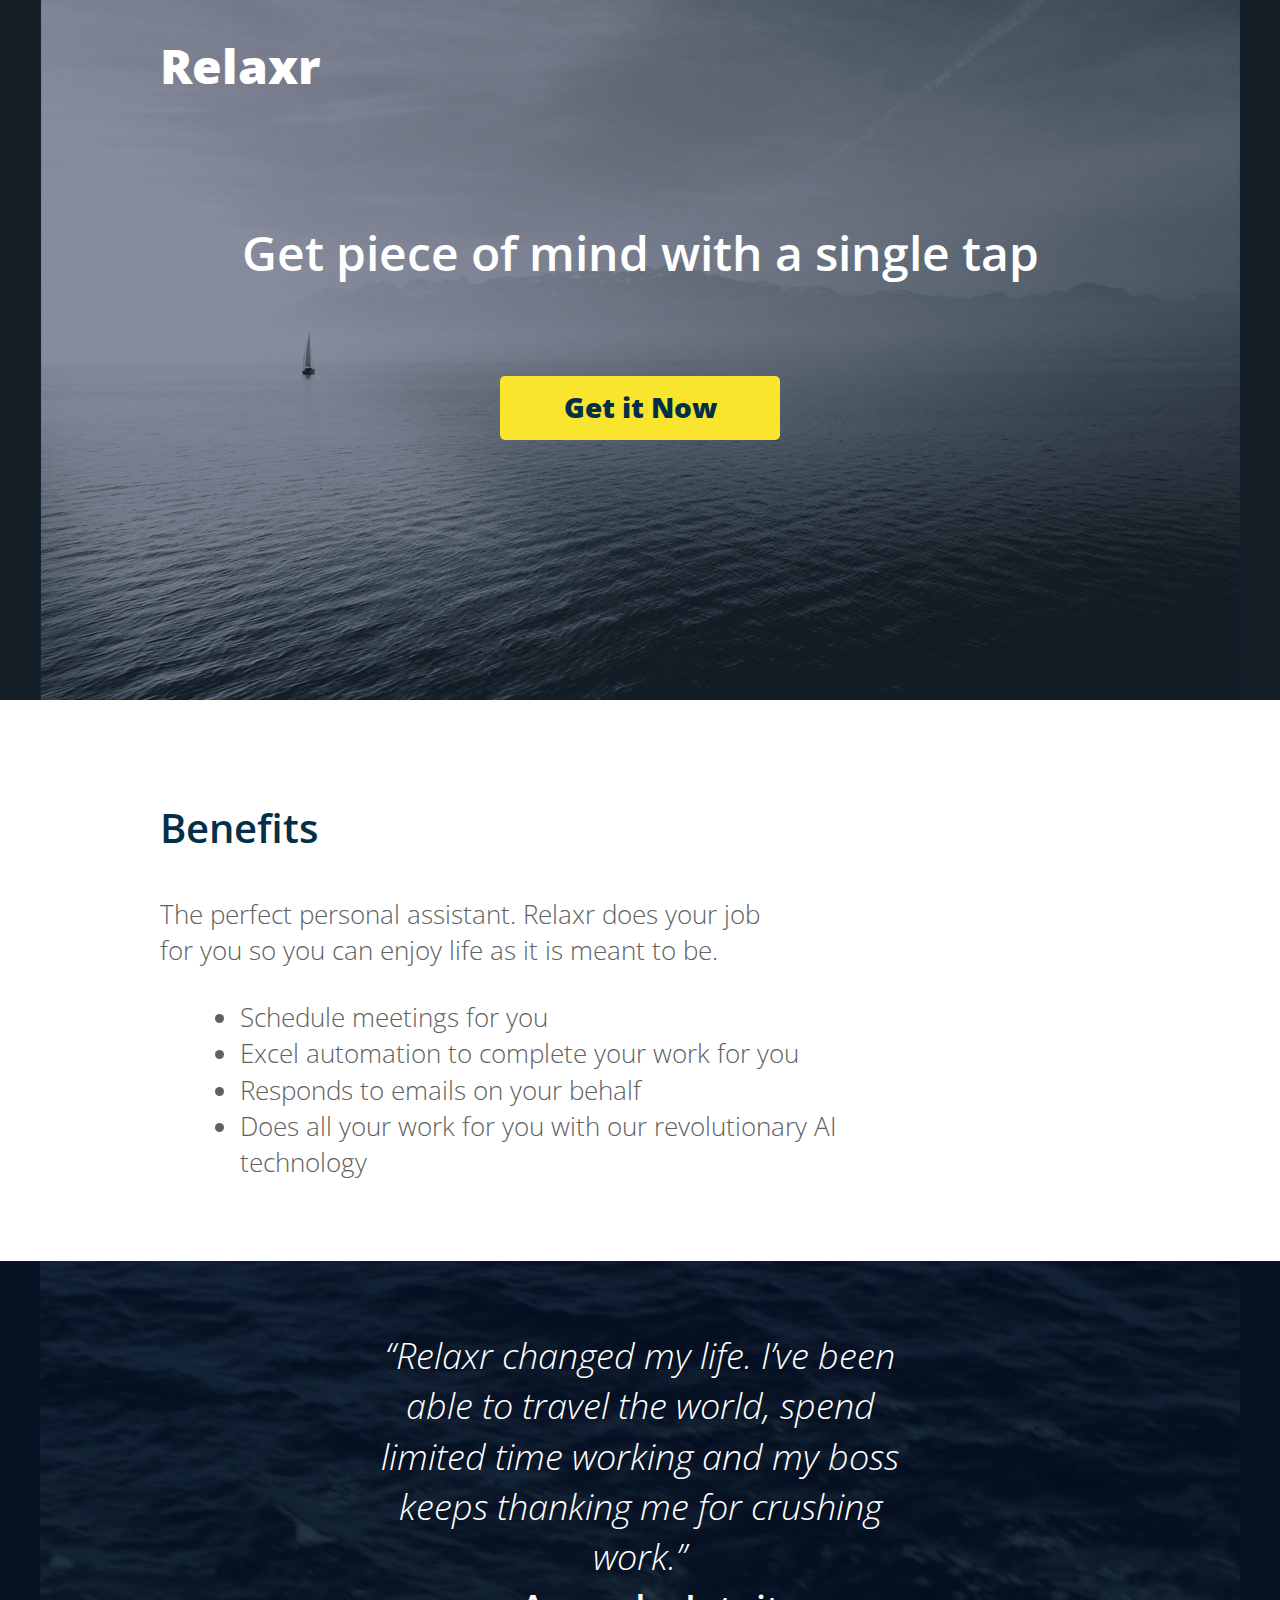
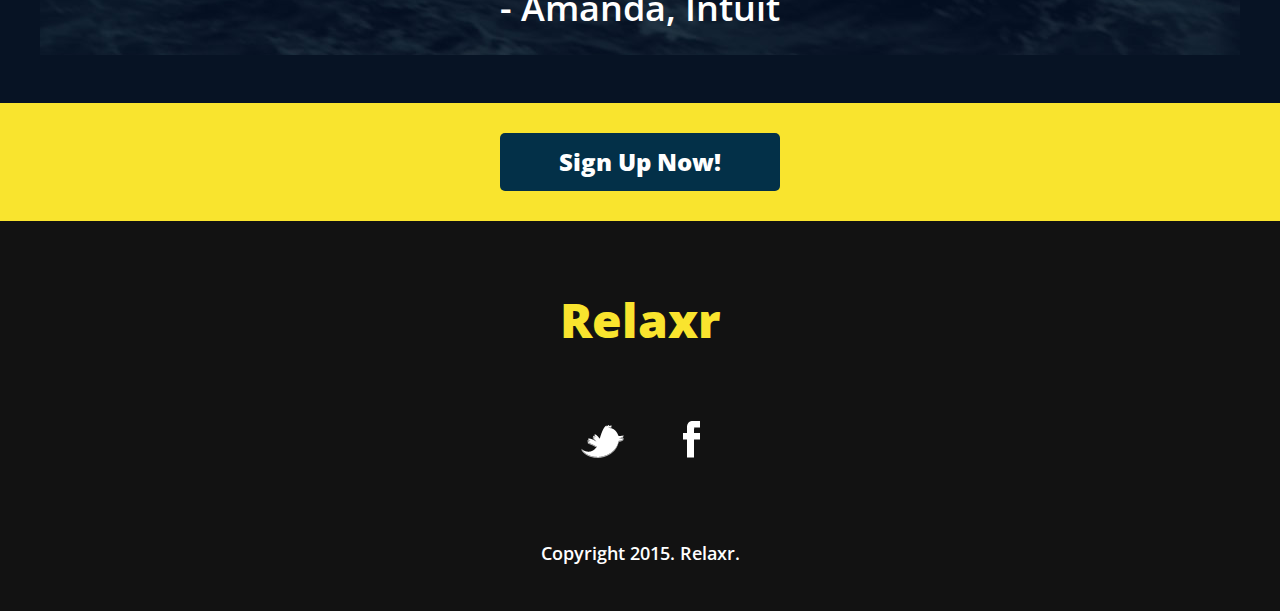
<file: Week 2/Assignment/solution_code/index.html>
<!DOCTYPE html>
<html lang="en">
	<head>
    	<meta charset="utf-8">
    	<meta name="description" content="The perfect personal assistant. Relaxr does your job for you so you can enjoy life as it is meant to be.">

		<title>Relaxr Landing Page</title>
		<link href='http://fonts.googleapis.com/css?family=Open+Sans:300italic,300,600,800' rel='stylesheet' type='text/css'>

		<!-- external CSS link -->
		<link rel="stylesheet" href="css/reset.css">
		<link rel="stylesheet" href="css/style.css">

	</head>
	<body>
		<header>
			<div class="container">
				<h1 class="logo">Relaxr</h1>
				<h2>Get piece of mind with a single tap</h2>
				<a class="button yellow" href="#">Get it Now</a>
			</div>
		</header>
		<section id="benefits">
			<div class="container">
				<h3>Benefits</h3>
				<p>The perfect personal assistant. Relaxr does your job for you so you can enjoy life as it is meant to be.</p>
				<ul>
					<li>Schedule meetings for you</li>
					<li>Excel automation to complete your work for you</li>
					<li>Responds to emails on your behalf</li>
					<li>Does all your work for you with our revolutionary AI technology</li>
				</ul>
			</div>
		</section>
		<section id="testimonial">
			<div class="container">
				<blockquote>&ldquo;Relaxr changed my life. I&rsquo;ve been able to travel the world, spend limited time working and my boss keeps thanking me for crushing work.&rdquo;
				<span>- Amanda, Intuit</span></blockquote>
			</div>
		</section>
		<aside>
			<a class="button blue" href="#">Sign Up Now!</a>
		</aside>
		<footer>
			<h4 class="logo">Relaxr</h4>

			<ul>
				<li><a href="#"><img src="images/twitter.png" alt="Twitter logo"></a></li>
				<li><a href="#"><img src="images/facebook.png" alt="Facebook logo"></a></li>
			</ul>

			<p class="copyright">Copyright 2015. Relaxr.</p>
		</footer>
	</body>
</html>
</file>
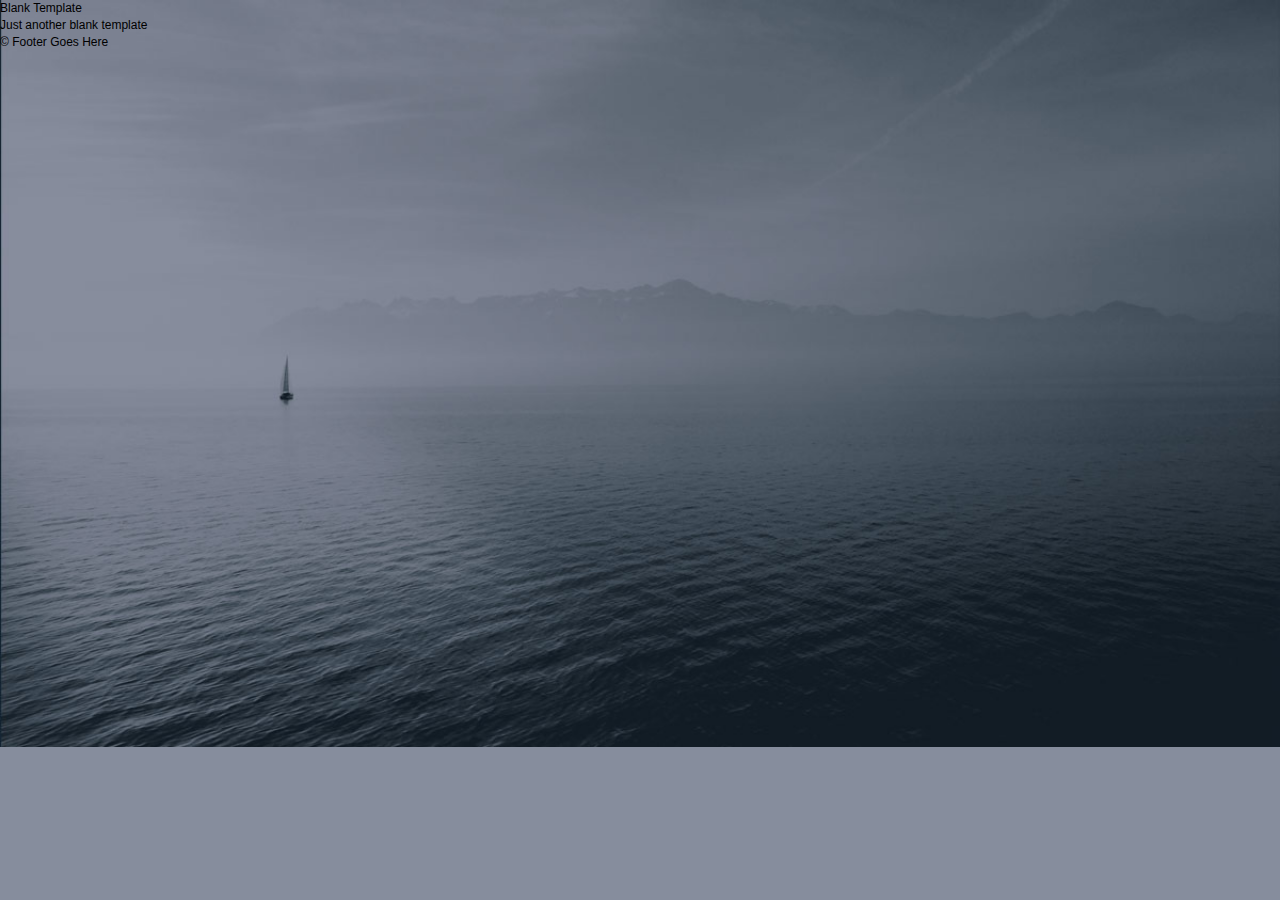
<file: Week 2/Assignment/starter_code/index.html>
<!DOCTYPE html>
<html lang="en">
	<head>
    	<meta charset="utf-8">
    	<meta name="description" content="Your description goes here">
    	<meta name="keywords" content="one, two, three">

		<title>Blank Template</title>

		<!-- external CSS link -->
		<link rel="stylesheet" href="css/reset.css">
		<link rel="stylesheet" href="css/style.css">

	</head>
	<body>
		<div id="container">
			<header>
				<h1>Blank Template</h1>
				<h2>Just another blank template</h2>
			</header>
			<footer>
				&copy; Footer Goes Here
			</footer>
		</div><!-- #container -->
	</body>
</html>
</file>
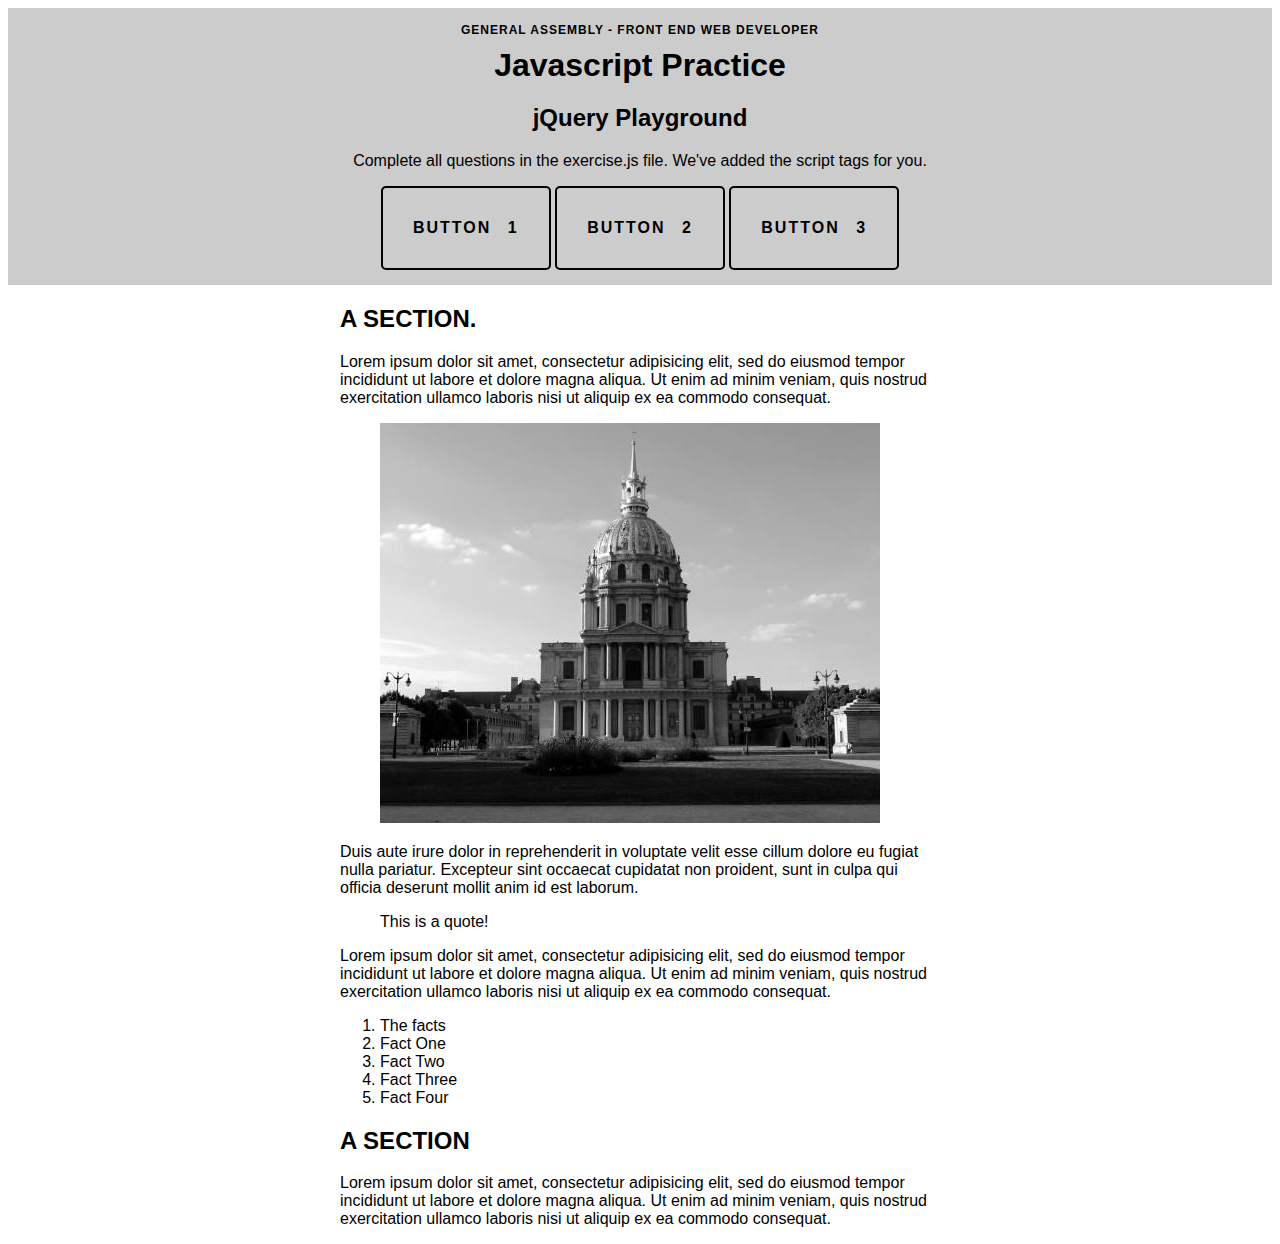
<file: Week 4/Assignment/jquery_dom_selector_practice/index.html>
<!doctype html>

<html>
  <head>
    <link rel="stylesheet" href="css/style.css" />
  </head>
  <body>
    
      <header role="banner">
        <h3>General Assembly - Front End Web Developer</h3>
        <h1>Javascript Practice</h1>
        <h2>jQuery Playground</h2>
        <p>
          Complete  all questions in the exercise.js file. We've added the script tags for you.
        </p>
        <div class="actions" id="button1">
          <p>Button 1</p>
        </div>

        <div class="actions" id="button2">
          <p>Button 2</p>
        </div>

        <div class="actions" id="button3">
          <p>Button 3</p>
        </div>
      </header>

      <div class="wrapper">
      <h2>A SECTION. </h2>

      <p> Lorem ipsum dolor sit amet, consectetur adipisicing elit, sed do eiusmod tempor incididunt ut labore et dolore magna aliqua. Ut enim ad minim veniam, quis nostrud exercitation ullamco laboris nisi ut aliquip ex ea commodo consequat.</p>

      <figure>
        <img class="city" src="img/city.jpeg" width="500" height="400" />
      </figure>

      <p>Duis aute irure dolor in reprehenderit in voluptate velit esse cillum dolore eu fugiat nulla pariatur. Excepteur sint occaecat cupidatat non proident, sunt in culpa qui officia deserunt mollit anim id est laborum.
      </p>

      <blockquote>
        This is a quote!
      </blockquote>

      <p>
        Lorem ipsum dolor sit amet, consectetur adipisicing elit, sed do eiusmod tempor incididunt ut labore et dolore magna aliqua. Ut enim ad minim veniam, quis nostrud exercitation ullamco laboris nisi ut aliquip ex ea commodo consequat. 
      </p>

      <ol>
        <li class="title">The facts</li>
        <li>Fact One</li>
        <li>Fact Two</li>
        <li class="falseFact">Fact Three</li>
        <li class="falseFact">Fact Four</li>
      </ol>

      <h2>A SECTION</h2>

      <p>
        Lorem ipsum dolor sit amet, consectetur adipisicing elit, sed do eiusmod tempor incididunt ut labore et dolore magna aliqua. Ut enim ad minim veniam, quis nostrud exercitation ullamco laboris nisi ut aliquip ex ea commodo consequat. 
      </p>
    </div>
    
    <!-- Scripts -->
    <script src="https://ajax.googleapis.com/ajax/libs/jquery/3.2.1/jquery.min.js"></script> <!-- linking to jQuery file -->
    <script src="js/exercise.js"></script> <!-- linking to exercise file -->
    <!-- End Scripts -->
  </body>
</html>
</file>
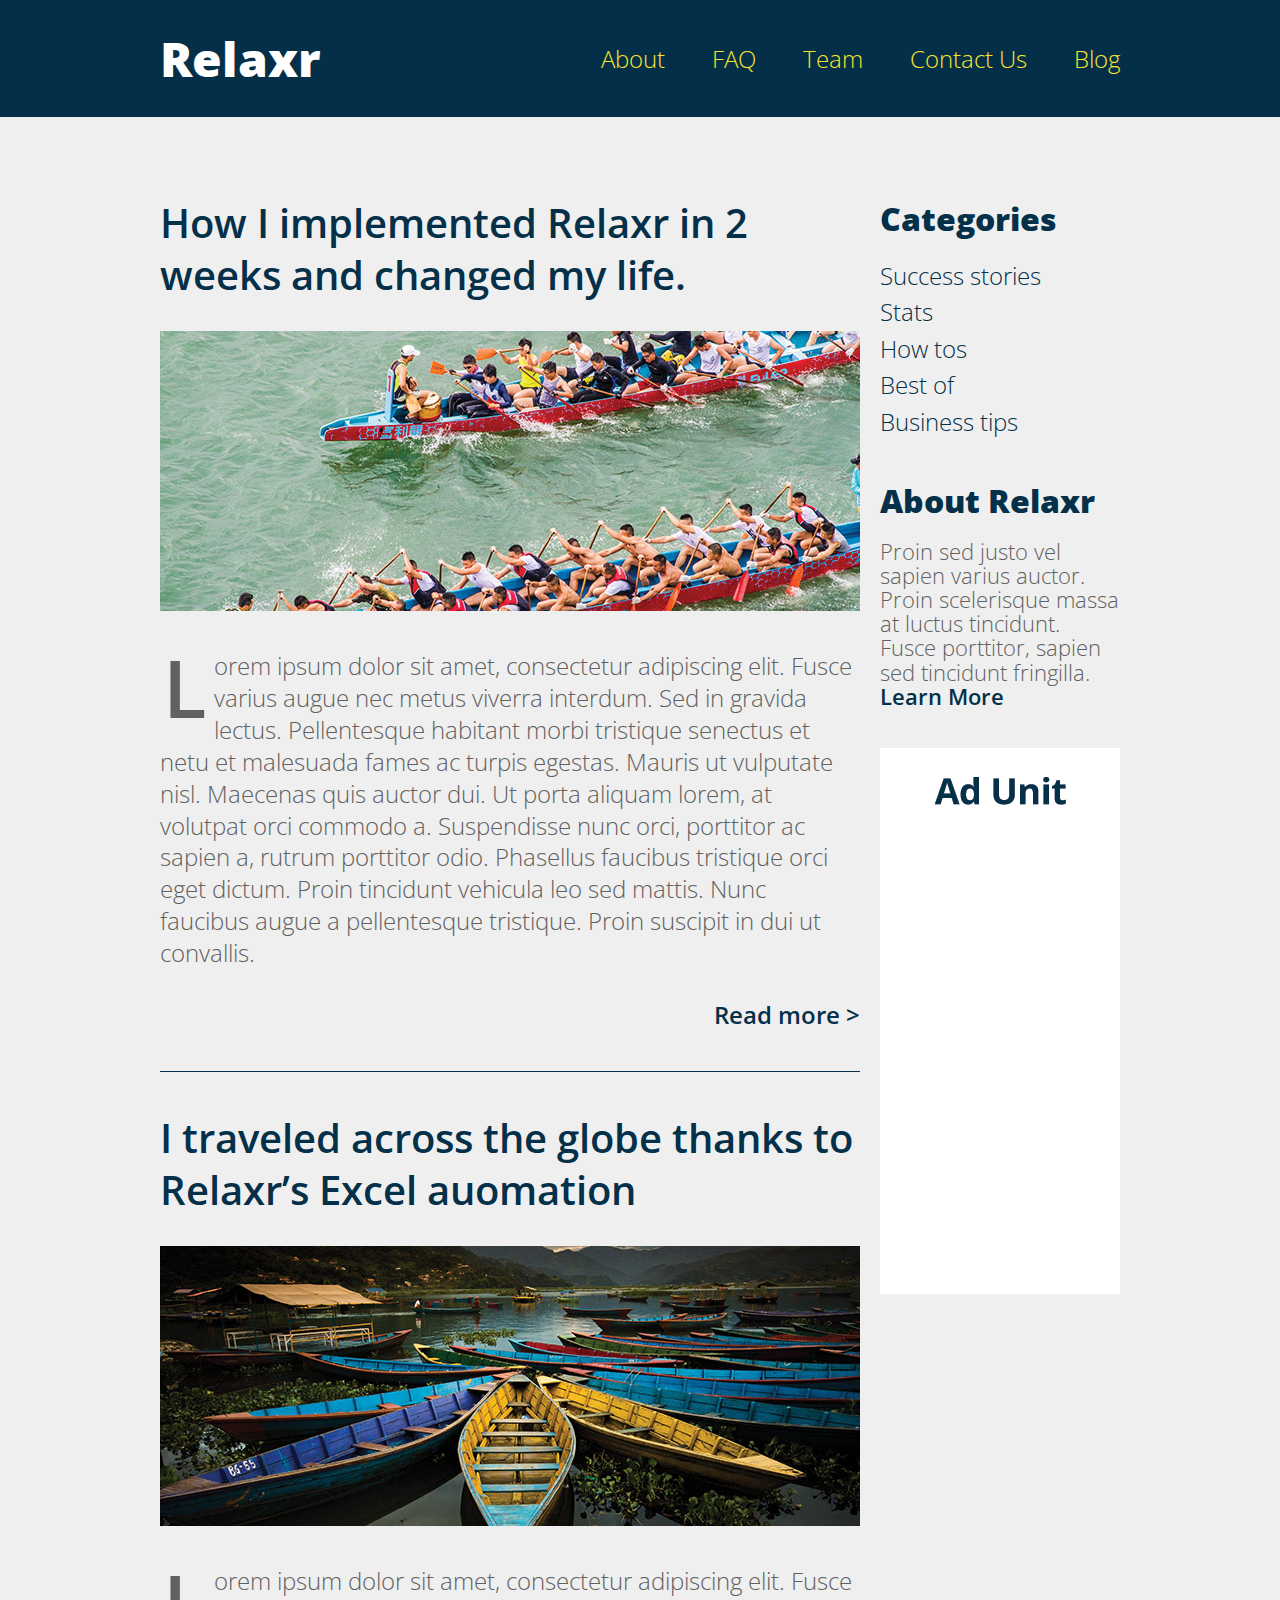
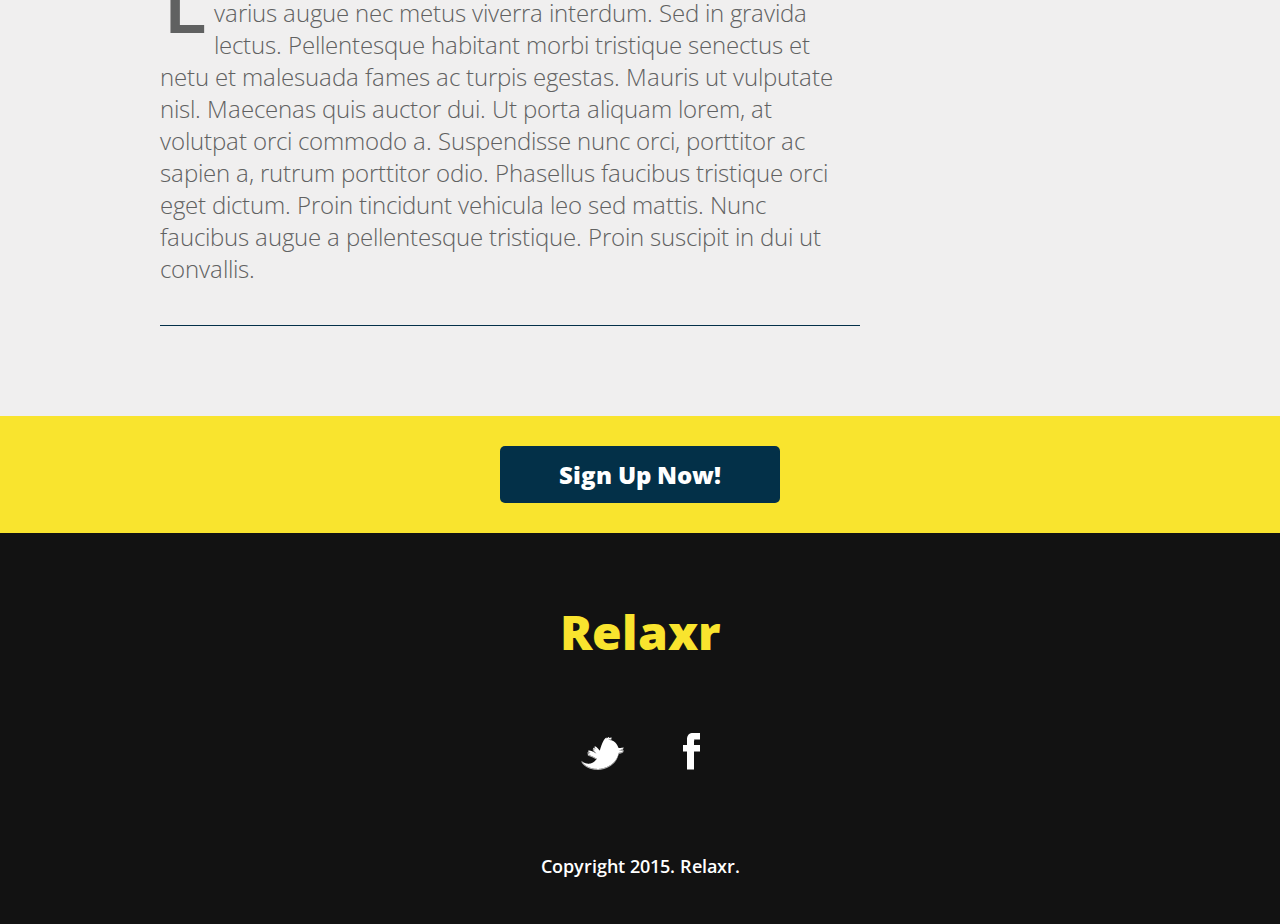
<file: Week 4/Assignment/JT Homework/index.html>
<!DOCTYPE html>
<html lang="en">
	<head>
    	<meta charset="utf-8">
    	<meta name="description" content="The perfect personal assistant. Relaxr does your job for you so you can enjoy life as it is meant to be.">

		<title>Weather Background</title>
		<link href='http://fonts.googleapis.com/css?family=Open+Sans:300italic,300,600,800' rel='stylesheet' type='text/css'>

		<!-- external CSS link -->
		<link rel="stylesheet" href="css/reset.css">
		<link rel="stylesheet" href="css/style.css">
		<script src="http://ajax.googleapis.com/ajax/libs/jquery/2.1.3/jquery.min.js"></script>
	</head>
	<body>
		<header>
			<div class="container">
				<h1 class="logo">Relaxr</h1>
				<nav>
					<ul>
						<li><a href="#">About</a></li>
						<li><a href="#">FAQ</a></li>
						<li><a href="#">Team</a></li>
						<li><a href="#">Contact Us</a></li>
						<li><a href="#">Blog</a></li>
					</ul>
				</nav>
			</div>
		</header>
		<section id="main">
			<div class="container">
				<section id="posts">
					<article class="post">
						<h2><a href="#">How I implemented Relaxr in 2 weeks and changed my life.</a></h2>
						<img src="images/blog_photo1.jpg" alt="Crew Meet">
						<p>Lorem ipsum dolor sit amet, consectetur adipiscing elit. Fusce varius augue nec metus viverra interdum. Sed in gravida lectus. Pellentesque habitant morbi tristique senectus et netu et malesuada fames ac turpis egestas. Mauris ut vulputate nisl.  Maecenas quis auctor dui. Ut porta aliquam lorem, at volutpat orci commodo a. Suspendisse nunc orci, porttitor ac sapien a, rutrum porttitor odio. Phasellus faucibus tristique orci eget dictum. Proin tincidunt vehicula leo sed mattis. Nunc faucibus augue a pellentesque tristique. Proin suscipit in dui ut convallis.</p>

						<p class="hide" id="show-this-on-click">Maecenas quis auctor dui. Ut porta aliquam lorem, at volutpat orci commodo a. Suspendisse nunc orci, porttitor ac sapien a, rutrum porttitor odio. Phasellus faucibus tristique orci eget dictum. Proin tincidunt vehicula leo sed mattis. Nunc faucibus augue a pellentesque tristique. Proin suscipit in dui ut convallis.</p>
						<p class="readmore"><a href="#">Read more &gt;</a></p>
						<p class="readless hide"><a href="#">Read less &gt;</a></p>
					</article>
					<article class="post">
						<h2><a href="#">I traveled across the globe thanks to Relaxr’s Excel auomation</a></h2>
						<img src="images/blog_photo2.jpg" alt="Canoes">
						<p>Lorem ipsum dolor sit amet, consectetur adipiscing elit. Fusce varius augue nec metus viverra interdum. Sed in gravida lectus. Pellentesque habitant morbi tristique senectus et netu et malesuada fames ac turpis egestas. Mauris ut vulputate nisl.  Maecenas quis auctor dui. Ut porta aliquam lorem, at volutpat orci commodo a. Suspendisse nunc orci, porttitor ac sapien a, rutrum porttitor odio. Phasellus faucibus tristique orci eget dictum. Proin tincidunt vehicula leo sed mattis. Nunc faucibus augue a pellentesque tristique. Proin suscipit in dui ut convallis.</p>

					</article>
				</section><!--
			--><aside id="sidebar">
					<h3>Categories</h3>
					<ul>
						<li><a href="#">Success stories</a></li>
						<li><a href="#">Stats</a></li>
						<li><a href="#">How tos</a></li>
						<li><a href="#">Best of</a></li>
						<li><a href="#">Business tips</a></li>
					</ul>
					<h3>About Relaxr</h3>
					<p>Proin sed justo vel sapien varius auctor. Proin scelerisque massa at luctus tincidunt. Fusce porttitor, sapien sed tincidunt fringilla.<br>
					<a href="#" class="learnmore">Learn More</a> <span class="hide" id="learnmoretext">Here is some more text about this fun thing!</p>
					<img src="images/ad-unit.png" alt="Ad Unit">
				</aside>
			</div>
		</section>

		<aside id="bottom-cta">
			<a class="button blue" href="#">Sign Up Now!</a>
		</aside>
		<footer>
			<h4 class="logo">Relaxr</h4>

			<ul>
				<li><a href="#"><img src="images/twitter.png" alt="Twitter logo"></a></li>
				<li><a href="#"><img src="images/facebook.png" alt="Facebook logo"></a></li>
			</ul>

			<p class="copyright">Copyright 2015. Relaxr.</p>
		</footer>
	</body>
</html>
</file>
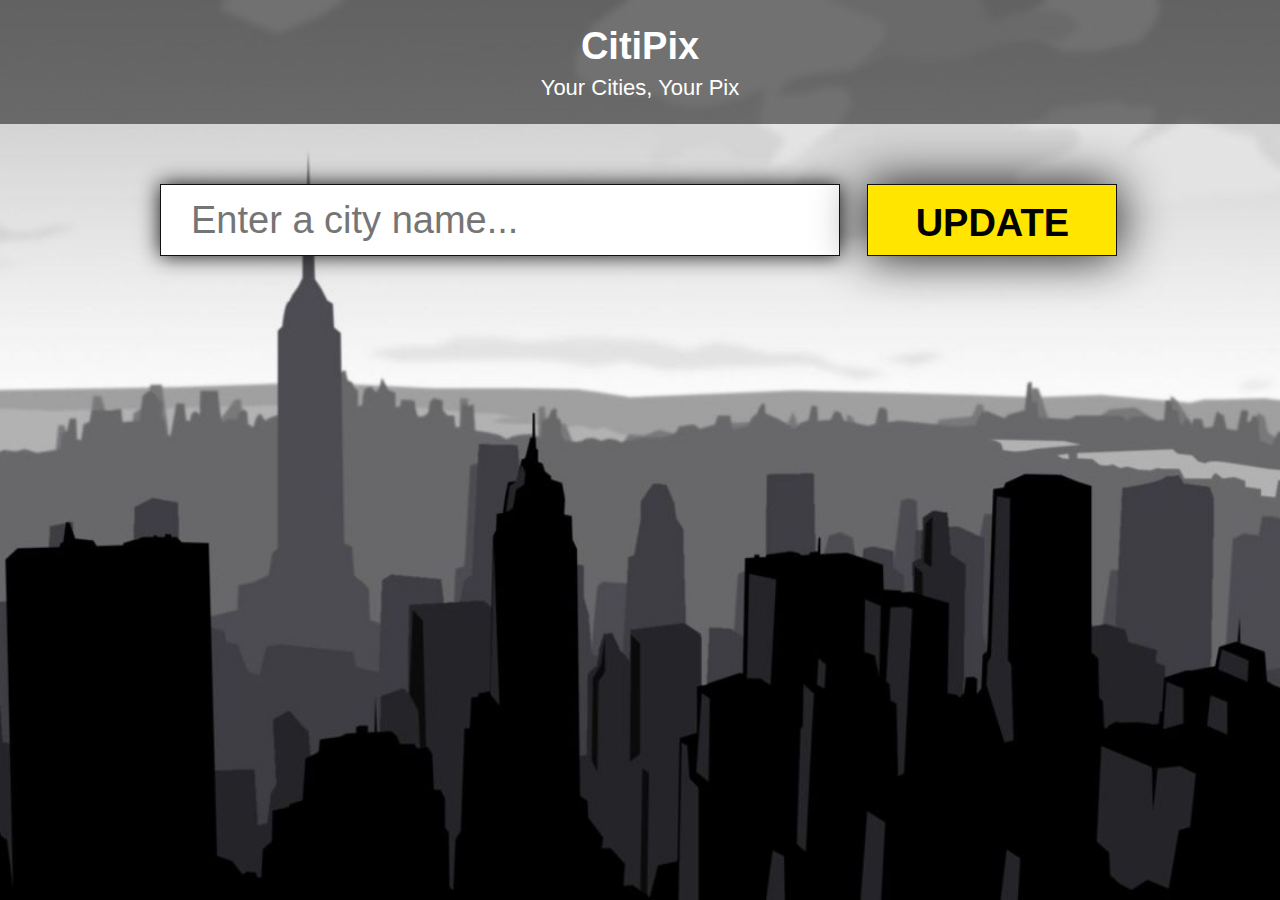
<file: Week 5/Assignment/starter_code/index.html>
<!DOCTYPE html>
<html lang="en">
	<head>
    	<meta charset="utf-8">
    	<meta name="description" content="Your description goes here">
    	<meta name="keywords" content="one, two, three">

		<title>City Background</title>

		<!-- external CSS link -->
		<link rel="stylesheet" href="css/reset.css">
		<link rel="stylesheet" href="css/style.css">

	</head>
	<body>
		<header>
			<div class="title">
				<h1>CitiPix</h1>
				<p>Your Cities, Your Pix</p>
			</div>
		</header>
			<div class="container">
				<form>
					<input type="text" id="city-type" placeholder="Enter a city name...">
					<input type="submit" value="Update" id="submit-btn">
				</form>
			</div>
	</body>
</html>
</file>
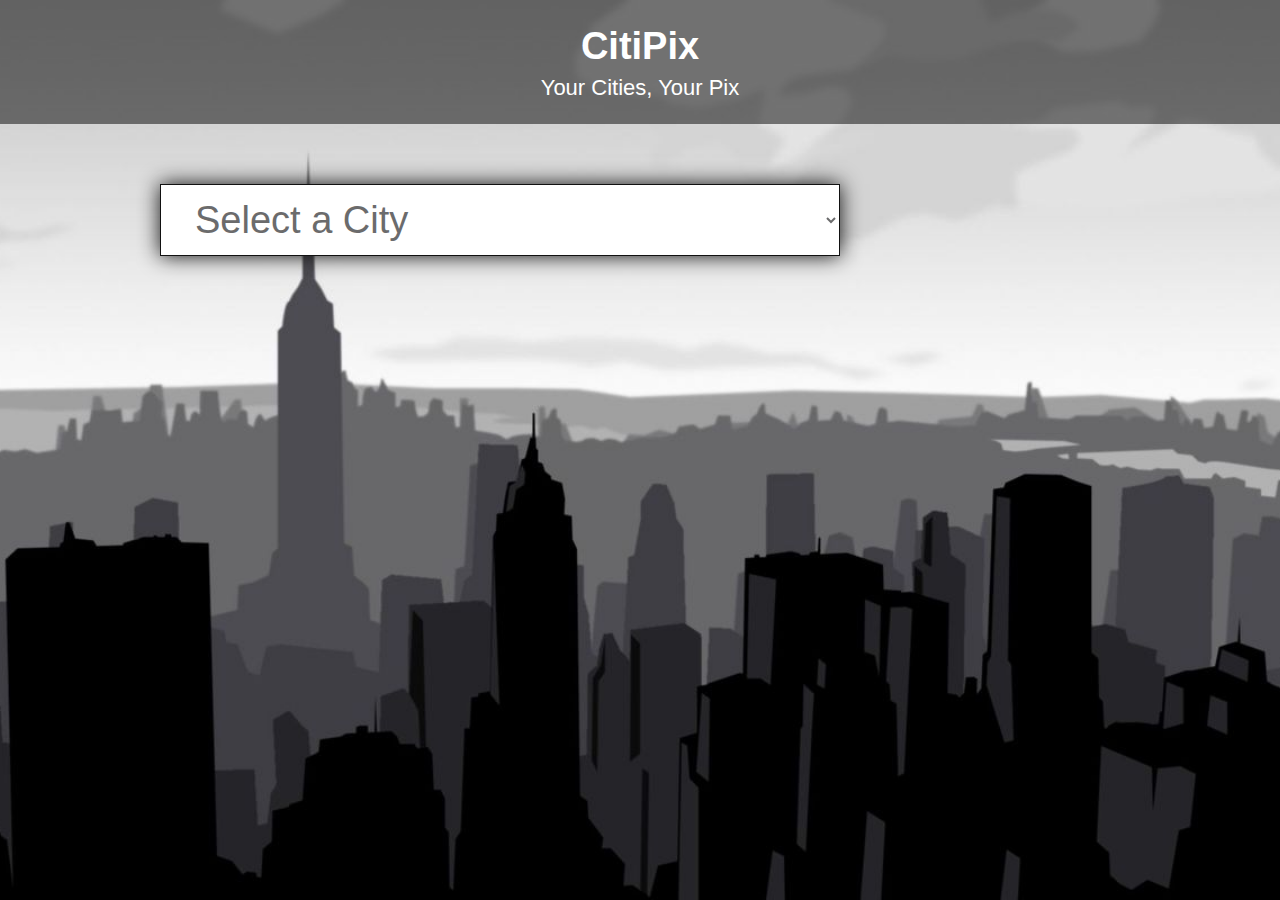
<file: Week 6/Assignment/starter_code/index.html>
<!DOCTYPE html>
<html lang="en">
	<head>
    	<meta charset="utf-8">
    	<meta name="description" content="Your description goes here">
    	<meta name="keywords" content="one, two, three">

		<title>City Background</title>

		<!-- external CSS link -->
		<link rel="stylesheet" href="css/reset.css">
		<link rel="stylesheet" href="css/style.css">

	</head>
	<body>
		<header>
			<div class="title">
				<h1>CitiPix</h1>
				<p>Your Cities, Your Pix</p>
			</div>
		</header>
			<div class="container">
				<form>
					<select id="city-type">
						<option>Select a City</option>
					</select>
				</form>
			</div>
	</body>
</html>
</file>
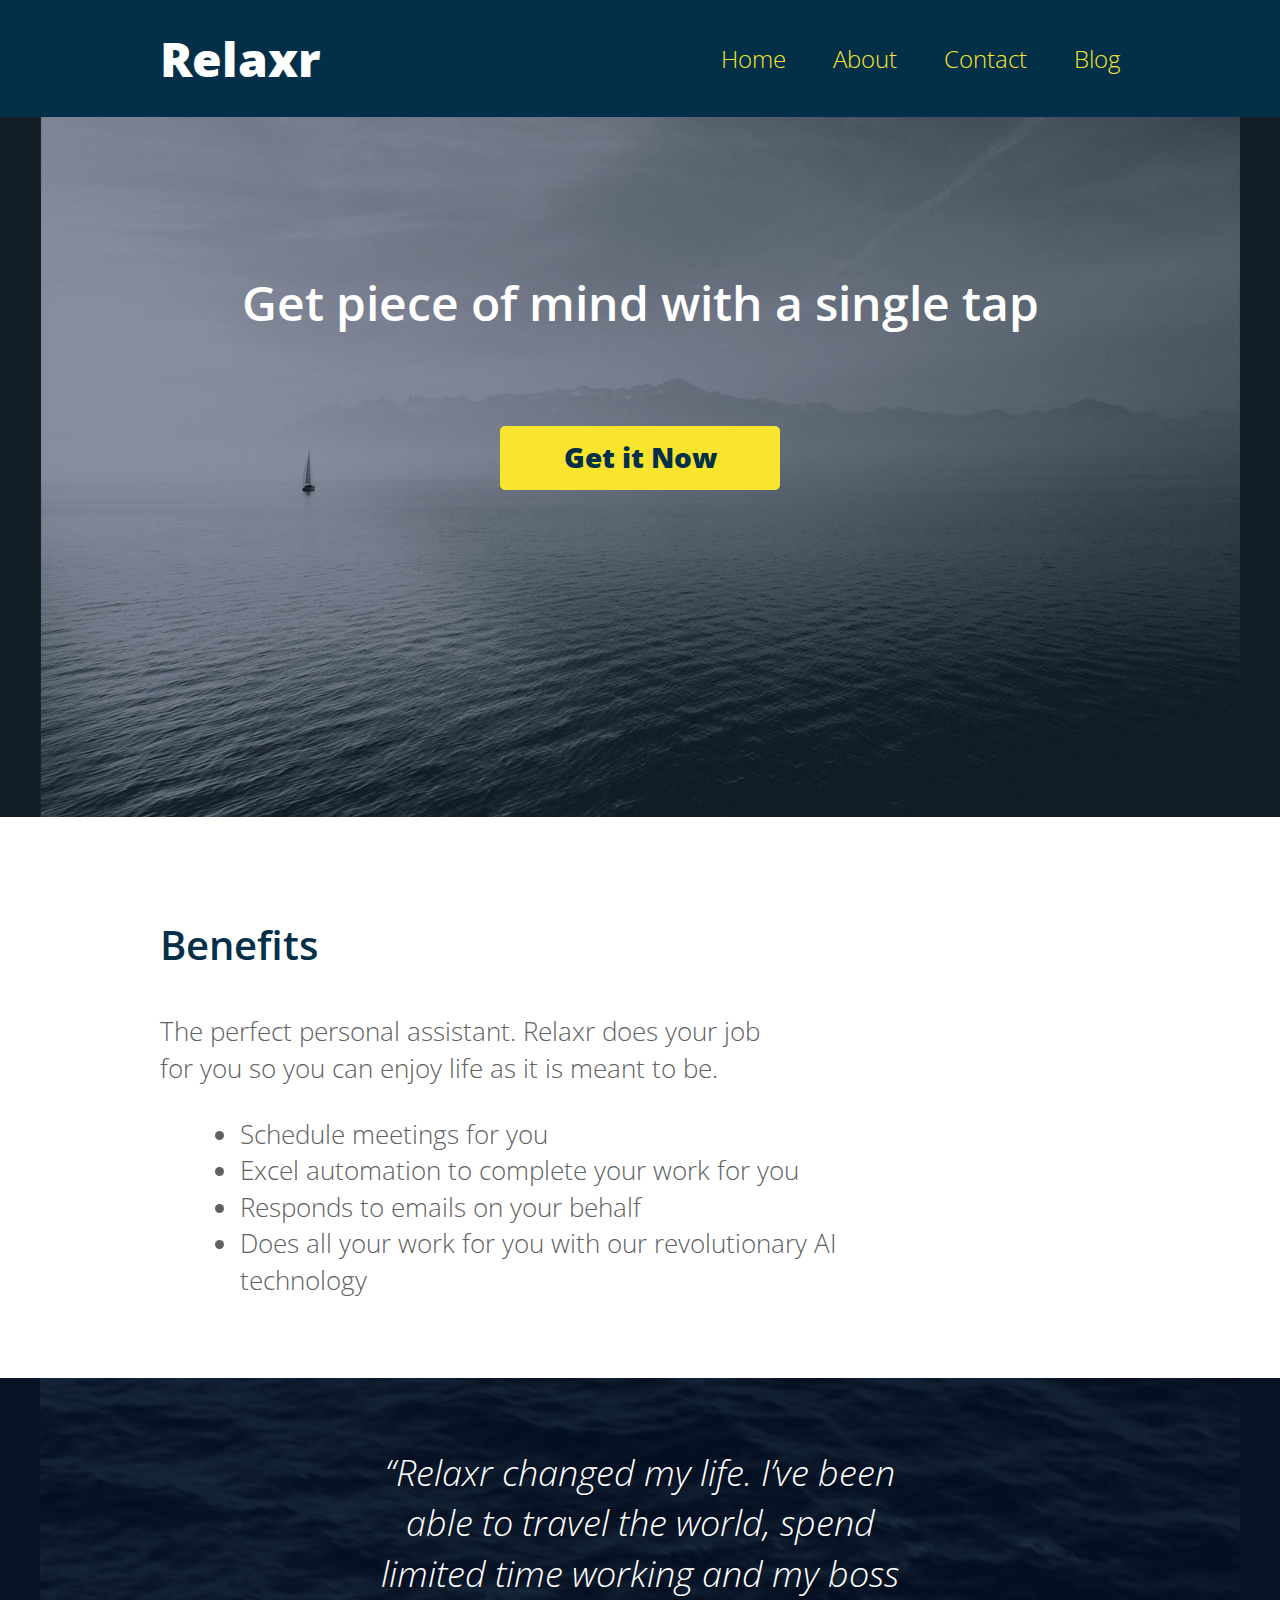
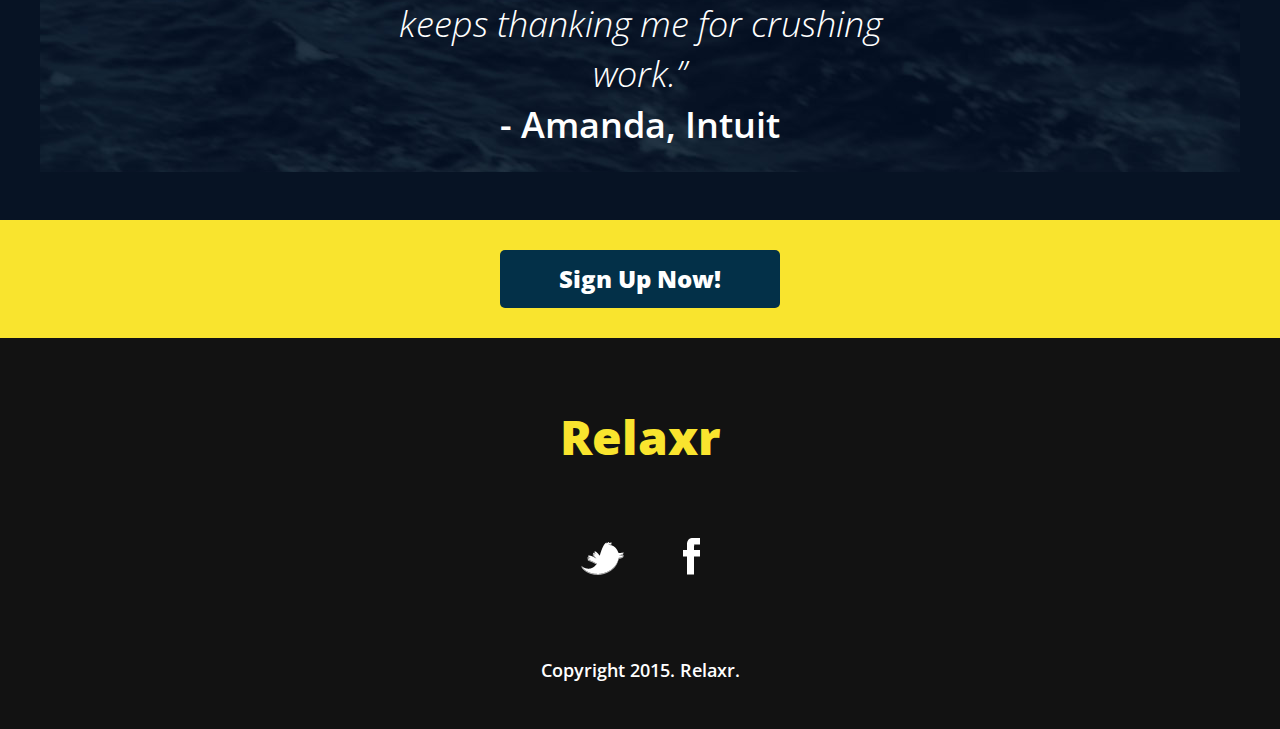
<file: Week 7/Assignment/starter_code/index.html>
<!DOCTYPE html>
<html lang="en">
	<head>
    	<meta charset="utf-8">
    	<meta name="description" content="The perfect personal assistant. Relaxr does your job for you so you can enjoy life as it is meant to be.">

		<title>Relaxr Landing Page</title>
		<link href='http://fonts.googleapis.com/css?family=Open+Sans:300italic,300,600,800' rel='stylesheet' type='text/css'>

		<!-- external CSS link -->
		<link rel="stylesheet" href="css/reset.css">
		<link rel="stylesheet" href="css/style.css">

	</head>
	<body>
		<header>
			<div class="container">
				<h1 class="logo">Relaxr</h1>
				<nav>
					<ul>
						<li><a href="index.html">Home</a></li>
						<li><a href="#">About</a></li>
						<li><a href="#">Contact</a></li>
						<li><a href="blog.html">Blog</a></li>
					</ul>
				</nav>
			</div>
		</header>
		<section id="hero">
			<div class="container">
				<h2>Get piece of mind with a single tap</h2>
				<a class="button yellow" href="#">Get it Now</a>
			</div>
		</section>
		<section id="benefits">
			<div class="container">
				<h3>Benefits</h3>
				<p>The perfect personal assistant. Relaxr does your job for you so you can enjoy life as it is meant to be.</p>
				<ul>
					<li>Schedule meetings for you</li>
					<li>Excel automation to complete your work for you</li>
					<li>Responds to emails on your behalf</li>
					<li>Does all your work for you with our revolutionary AI technology</li>
				</ul>
			</div>
		</section>
		<section id="testimonial">
			<div class="container">
				<blockquote>&ldquo;Relaxr changed my life. I&rsquo;ve been able to travel the world, spend limited time working and my boss keeps thanking me for crushing work.&rdquo;
				<span>- Amanda, Intuit</span></blockquote>
			</div>
		</section>
		<aside id="bottom-cta">
			<a class="button blue" href="#">Sign Up Now!</a>
		</aside>
		<footer>
			<h4 class="logo">Relaxr</h4>

			<ul>
				<li><a href="#"><img src="images/twitter.png" alt="Twitter logo"></a></li>
				<li><a href="#"><img src="images/facebook.png" alt="Facebook logo"></a></li>
			</ul>

			<p class="copyright">Copyright 2015. Relaxr.</p>
		</footer>
	</body>
</html>
</file>
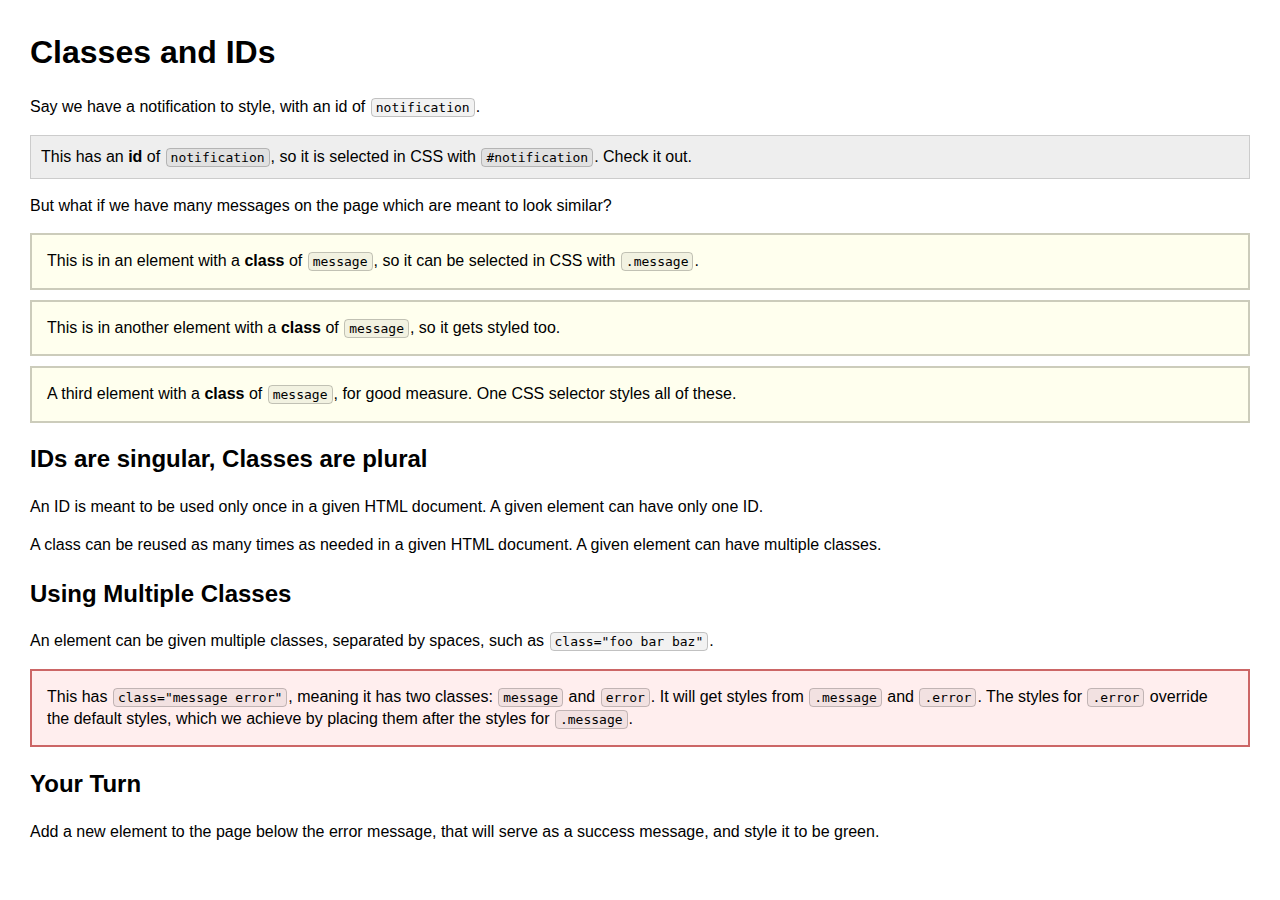
<file: Week 2/lesson 04 - CSS Layouts/solution/error_message/index.html>
<!DOCTYPE html>
<html>

<head>

  <meta charset="UTF-8">

  <title>Error Message</title>

    <link rel="stylesheet" href="css/style.css" media="screen" type="text/css" />

</head>

<body>

  <h1>Classes and IDs</h1>

<p>Say we have a notification to style, with an id of <code>notification</code>.<p>

<div id="notification">
  This has an <strong>id</strong> of <code>notification</code>, so it is selected in CSS with <code>#notification</code>. Check it out.
</div>

<p>But what if we have many messages on the page which are meant to look similar?</p>

<div class="message">
  This is in an element with a <strong>class</strong> of <code>message</code>, so it can be selected in CSS with <code>.message</code>.
</div>

<div class="message">
  This is in another element with a <strong>class</strong> of <code>message</code>, so it gets styled too.
</div>

<div class="message">
  A third element with a <strong>class</strong> of <code>message</code>, for good measure. One CSS selector styles all of these.
</div>

<h2>IDs are singular, Classes are plural</h2>

<p>An ID is meant to be used only once in a given HTML document. A given element can have only one ID.</p>

<p>A class can be reused as many times as needed in a given HTML document. A given element can have multiple classes.</p>

<h2>Using Multiple Classes</h2>

<p>An element can be given multiple classes, separated by spaces, such as <code>class="foo bar baz"</code>.</p>

<div class="message error">
  This has <code>class="message error"</code>, meaning it has two classes: <code>message</code> and <code>error</code>. It will get styles from <code>.message</code> and <code>.error</code>. The styles for <code>.error</code> override the default styles, which we achieve by placing them after the styles for <code>.message</code>.
</div>

<h2>Your Turn</h2>

<p>Add a new element to the page below the error message, that will serve as a success message, and style it to be green.</p>

</body>

</html>
</file>
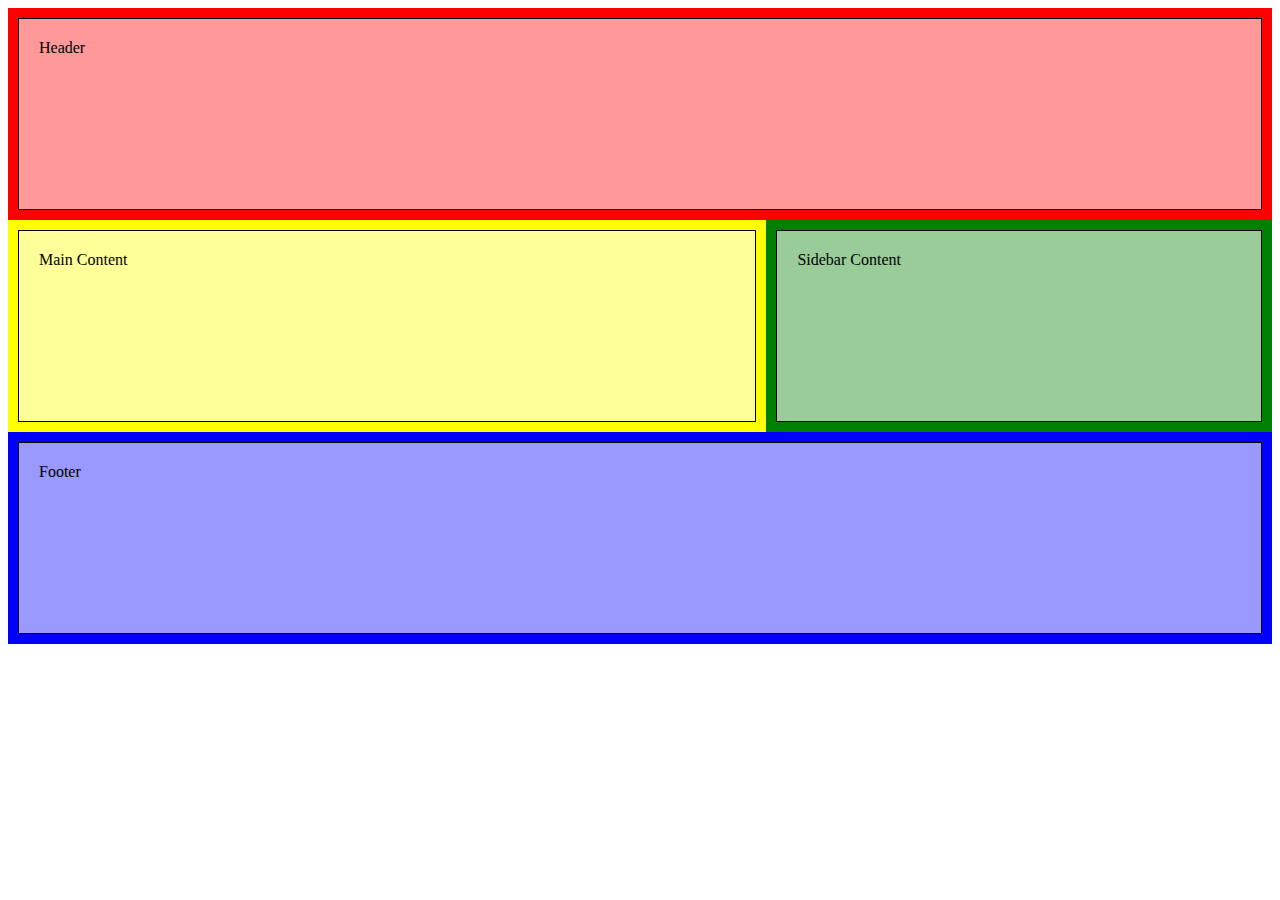
<file: Week 2/lesson 04 - CSS Layouts/solution/floating_sections/index.html>
<!DOCTYPE html>
<html>

<head>

  <meta charset="UTF-8">

  <title>Page Layout</title>

    <link rel="stylesheet" href="css/style.css" media="screen" type="text/css" />

</head>

<body>

  <header>
  <div class="placeholder">
    Header
  </div>
</header>

<section id="main">
  <div class="placeholder">
    Main Content
  </div>
</section>

<aside>
  <div class="placeholder">
    Sidebar Content
  </div>
</aside>

<footer>
  <div class="placeholder">
    Footer
  </div>
</footer>

</body>

</html>
</file>
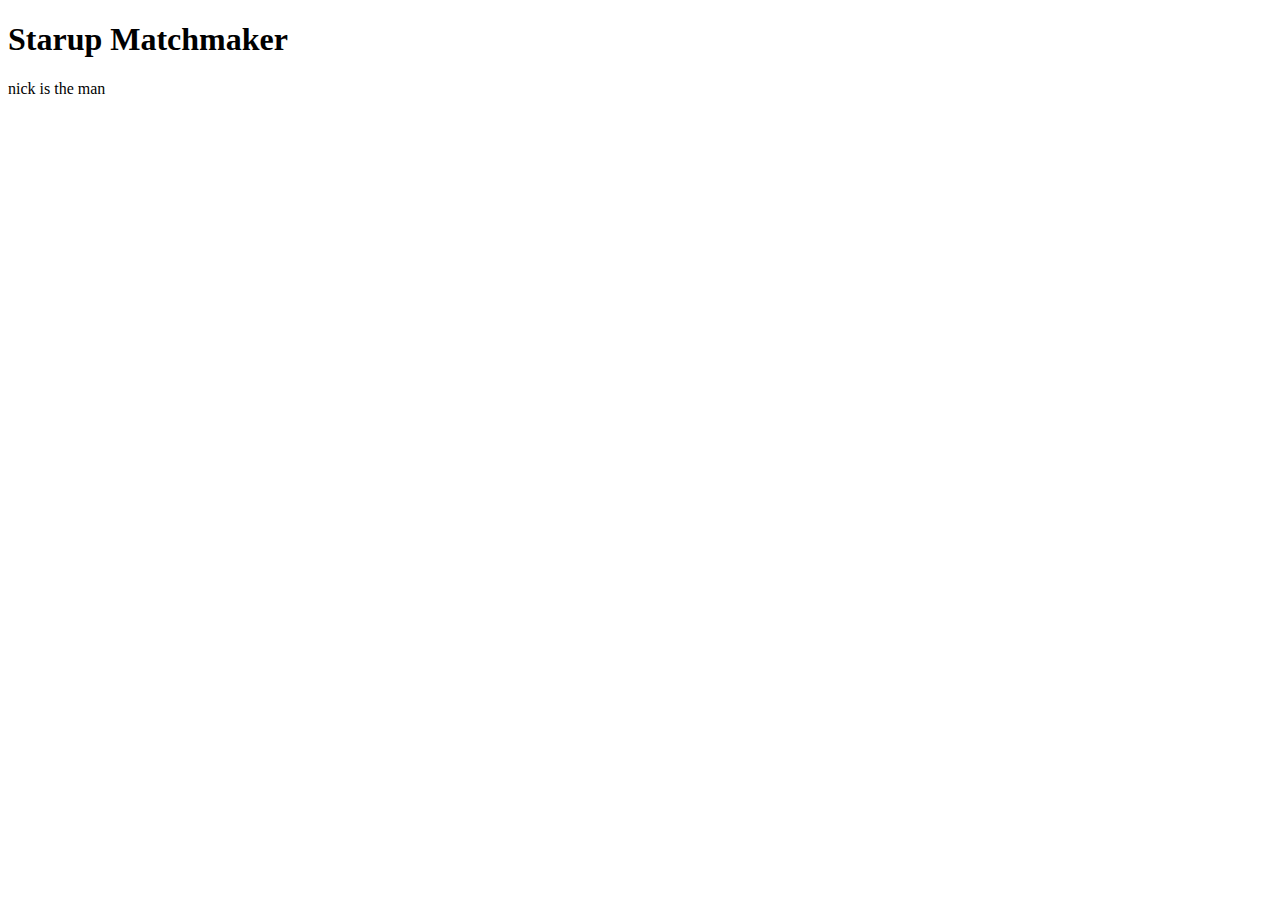
<file: Week 3/lesson 06 - HTML & CSS Lab/starter_code/startup_matchmaker/index.html>
<!DOCTYPE html>
<html>
	<head>
		<title>startup</title>
		<link rel="stylesheet" type="text/css" href="style.css">
	</head>
	

	<body>
		<div class="container">
			<header>
				<h1>Starup Matchmaker</h1>
				




				<nav>
					<a href=""></a>
				</nav>
			</header>

			<div class="banner"></div>

			<div class="hero"></div>
				<aside></aside>
			</div>

			<div class="row">
				<div class="column"></div>
				
				<div class="column"></div>
				<di class="column"></div>
			</div>

			<footer>nick is the man</footer>
		</div>
	</body>
</html>
</file>
<file: Week 2/Assignment/solution_code/css/style.css>
/*
Project Name: Blank Template
Client: Your Client
Author: Your Name
Developer @GA in NYC
*/


/******************************************
/* SETUP
/*******************************************/

/* Box Model Hack */
* {
  -moz-box-sizing: border-box; /* Firexfox */
  -webkit-box-sizing: border-box; /* Safari/Chrome/iOS/Android */
  box-sizing: border-box; /* IE */
}

/* Clear fix hack */
.clearfix:after {
  content: ".";
  display: block;
  clear: both;
  visibility: hidden;
  line-height: 0;
  height: 0;
}

.clear {
  clear: both;
}

.alignright {
  float: right;
  padding: 0 0 10px 10px; /* note the padding around a right floated image */
}

.alignleft {
  float: left;
  padding: 0 10px 10px 0; /* note the padding around a left floated image */
}

/******************************************
/* BASE STYLES
/*******************************************/

body {
  color: #f0efef;
  font-size: 26px;
  line-height: 1.4;
  color: #606161;
  font-family: 'Open Sans', Helvetica, Arial, sans-serif;
  font-weight: 300;
}
a {
  text-decoration: none;
}


/******************************************
/* LAYOUT
/*******************************************/

/* Center the container */
.container {
  width: 960px;
  margin: 0 auto;
}

.logo {
  font-size: 48px;
  font-weight: 800;
}

header {
  height: 700px;
  background: url(../images/header_bg.jpg) no-repeat top center #131e27;
  padding-top: 32px;
}

header .logo {
  color: #fff;
}
header h2 {
  font-size: 48px;
  text-align: center;
  color: #fff;
  margin: 120px 0 90px;
  font-weight: 600;
}
.button {
  border-radius: 5px;
  font-weight: 800;
  padding: 12px 0;
  width: 280px;
  font-size: 28px;
  text-align: center;
  display: block;
  margin: 0 auto;
}
.yellow {
  background: #f9e42e;
  color: #033048;
}
.blue {
  background: #033048;
  color: #fff;
  font-size: 24px;
}
#benefits {
  padding: 100px 0 80px;
}
h3 {
  color: #033048;
  font-size: 40px;
  font-weight: 600;
  margin-bottom: 40px;
}
#benefits p, #benefits ul {
  width: 600px;
}
#benefits ul {
  list-style: disc;
  margin: 30px 0 0 80px;
}
#testimonial {
  background: url(../images/testimonial_bg.jpg) no-repeat top center #071324;
  padding: 70px 0 70px;
  color: #fff;
}
blockquote {
  font-size: 36px;
  font-weight: 300;
  font-style: italic;
  text-align: center;
  width: 580px;
  margin: 0 auto;
}
blockquote span {
  font-weight: 600;
  display: block;
  font-style: normal;
}
aside {
  background: #f9e42e;
  padding: 30px;
  text-align: center
}
footer {
  background: #121212;
  padding: 65px 0 45px;
  text-align: center;
}
footer .logo {
  color: #f9e42e;
  margin-bottom: 68px;
}
footer ul li {
  display: inline-block;
  list-style: none;
  margin: 0 26px 75px;
}
footer p {
  font-size: 18px;
  color: #fff;
  font-weight: 600;
}

/******************************************
/* ADDITIONAL STYLES
/*******************************************/
</file>
<file: Week 2/Assignment/starter_code/css/style.css>
/*
Project Name: Blank Template
Client: Your Client
Author: Your Name
Developer @GA in NYC
*/


/******************************************
/* SETUP
/*******************************************/

/* Box Model Hack */
* {
     -moz-box-sizing: border-box; /* Firexfox */
     -webkit-box-sizing: border-box; /* Safari/Chrome/iOS/Android */
     box-sizing: border-box; /* IE */
}

/* Clear fix hack */
.clearfix:after {
     content: ".";
     display: block;
     clear: both;
     visibility: hidden;
     line-height: 0;
     height: 0;
}

.clear {
  clear: both;
}

.alignright {
  float: right;
  padding: 0 0 10px 10px; /* note the padding around a right floated image */
}

.alignleft {
  float: left;
  padding: 0 10px 10px 0; /* note the padding around a left floated image */
}

/******************************************
/* BASE STYLES
/*******************************************/

body {
     color: #000;
     font-size: 12px;
     line-height: 1.4;
     font-family: Helvetica, Arial, sans-serif;
     background: url(../images/header_bg.jpg) no-repeat center top rgb(134,141,157);
      background-size: cover;
}


/******************************************
/* LAYOUT
/*******************************************/

/* Center the container */
#container {
  width: 100%;
  margin: auto;
  height: 500px;

}

header {

}

footer {

}

/******************************************
/* ADDITIONAL STYLES
/*******************************************/
</file>
<file: Week 4/Assignment/jquery_dom_selector_practice/css/style.css>
body {
  font-family: Helvetica, Arial, sans-serif;
}

header{
  background: rgba(204, 204, 204, 5);
  text-align: center;
  margin: auto;
  padding: 15px;
}

.actions{
  display: inline-block;
  border: 2px solid black;
  padding: 15px 30px;
  margin: auto;
  color: black;
  text-decoration: none;
  text-transform: uppercase;
  border-radius: 5px;
  letter-spacing: 2px;
  word-spacing: 10px;
  font-weight: bold;
  cursor: pointer;
}


.wrapper {
  width: 600px;
  margin: 0 auto;
}

h1, h3 {
  text-align: center;
}

h1 {
  margin: 10px 0;
}

h3 {
  margin: 0;
  text-transform: uppercase;
  font-size: 12px;
  letter-spacing: 1px;
}

dt {
  font-weight: bold;
}
</file>
<file: Week 4/Assignment/JT Homework/css/style.css>
/*
Project Name: Blank Template
Client: Your Client
Author: Your Name
Developer @GA in NYC
*/


/******************************************
/* SETUP
/*******************************************/

/* Box Model Hack */
* {
  -moz-box-sizing: border-box; /* Firexfox */
  -webkit-box-sizing: border-box; /* Safari/Chrome/iOS/Android */
  box-sizing: border-box; /* IE */
}

/* Clear fix hack */
.clearfix:after {
  content: ".";
  display: block;
  clear: both;
  visibility: hidden;
  line-height: 0;
  height: 0;
}

.clear {
  clear: both;
}

.alignright {
  float: right;
  padding: 0 0 10px 10px; /* note the padding around a right floated image */
}

.alignleft {
  float: left;
  padding: 0 10px 10px 0; /* note the padding around a left floated image */
}

/******************************************
/* BASE STYLES
/*******************************************/

body {
  color: #043049;
  font-size: 26px;
  line-height: 1.4;
  color: #606161;
  font-family: 'Open Sans', Helvetica, Arial, sans-serif;
  font-weight: 300;
  background: #f0efef;
}
a {
  text-decoration: none;
}


/******************************************
/* LAYOUT
/*******************************************/

/* Center the container */
.container {
  width: 960px;
  margin: 0 auto;
}

.logo {
  font-size: 48px;
  font-weight: 800;
}

header {
  background: #033048;
  padding: 25px 0;
  overflow: hidden;
}
header .logo {
  color: #fff;
  float: left;
}

header nav {
  float: right;
  margin-top: 15px;
}
header nav ul li {
  display: inline-block;
  margin: 0 0 0 40px;
  font-size: 24px;
}
header nav ul li a {
  color: #f9e42e;
}
#main {
  margin-top: 80px;
}
#posts {
  width: 700px;
  display: inline-block;
  margin-right: 20px;
  vertical-align: top;
}
#sidebar {
  width: 240px;
  display: inline-block;
  vertical-align: top;
}
.post {
  border-bottom: 1px solid #043049;
  padding-bottom: 40px;
  margin-bottom: 40px;
}
h2 {
  font-weight: 600;
  font-size: 40px;
  line-height: 1.3;
  margin-bottom: 30px;
}
h2 a {
  color: #043049;
}

.post img {
  margin-bottom: 30px;
}
.post p {
  font-size: 24px;
  line-height: 1.333;
  color: #606161;
}
.post p:first-of-type:first-letter {
  float: left;
  font-size: 80px;
  line-height: 65px;
  padding-top: 4px;
  padding-right: 8px;
  padding-left: 3px;
  font-weight: 600;
}
.readmore, .readless {
  text-align: right;
  margin-top: 30px;
}
.readmore a, .readless a {
  color: #043049;
  font-weight: 600;
}

.button {
  border-radius: 5px;
  font-weight: 800;
  padding: 12px 0;
  width: 280px;
  font-size: 28px;
  text-align: center;
  display: block;
  margin: 0 auto;
}
.yellow {
  background: #f9e42e;
  color: #033048;
}
.blue {
  background: #033048;
  color: #fff;
  font-size: 24px;
}

#sidebar h3 {
  font-size: 32px;
  font-weight: 800;
  margin-bottom: 15px;
  color: #043049;
}
#sidebar ul {
  margin-bottom: 40px;
}
#sidebar ul li a {
  color: #043049;
  font-size: 24px;
}
#sidebar p {
  font-size: 22px;
  line-height: 1.1;
  margin-bottom: 40px;
}
#sidebar p a {
  color: #043049;
  font-weight: 600;
}

#bottom-cta {
  background: #f9e42e;
  padding: 30px;
  text-align: center;
  margin-top: 50px;
}

footer {
  background: #121212;
  padding: 65px 0 45px;
  text-align: center;
}
footer .logo {
  color: #f9e42e;
  margin-bottom: 68px;
}
footer ul li {
  display: inline-block;
  list-style: none;
  margin: 0 26px 75px;
}
footer p {
  font-size: 18px;
  color: #fff;
  font-weight: 600;
}
.hide {
  display: none;
}

/******************************************
/* ADDITIONAL STYLES
/*******************************************/
</file>
<file: Week 5/Assignment/starter_code/css/style.css>
/*
Project Name: Blank Template
Client: Your Client
Author: Your Name
Developer @GA in NYC
*/


/******************************************
/* SETUP
/*******************************************/

/* Box Model Hack */
* {
     -moz-box-sizing: border-box; /* Firexfox */
     -webkit-box-sizing: border-box; /* Safari/Chrome/iOS/Android */
     box-sizing: border-box; /* IE */
}

/* Clear fix hack */
.clearfix:after {
     content: ".";
     display: block;
     clear: both;
     visibility: hidden;
     line-height: 0;
     height: 0;
}

.clear {
	clear: both;
}

.alignright {
	float: right;
	padding: 0 0 10px 10px; /* note the padding around a right floated image */
}

.alignleft {
	float: left;
	padding: 0 10px 10px 0; /* note the padding around a left floated image */
}

/******************************************
/* BASE STYLES
/*******************************************/

body {
  color: #000;
  font-size: 12px;
  line-height: 1.4;
  font-family: Helvetica, Arial, sans-serif;
  background: url(../images/citipix_skyline.jpg) no-repeat center center fixed;
  -webkit-background-size: cover;
  -moz-background-size: cover;
  -o-background-size: cover;
  background-size: cover;
}


/******************************************
/* LAYOUT
/*******************************************/

/* Center the container */
.container {
	width: 960px;
	margin: auto;
  padding-top: 5em;
}

header {
  background: rgba(0,0,0, .5);
  padding: 20px 0;
}

.title {
  text-align: center;
  color: #fff;
  font-size: 38px;
  font-weight: bold;
  font-family: helvetica, arial, sans-serif;
}

.title p {
  font-size: 22px;
  font-weight: normal
}

#city-type {
  color: #6b6b6c;
  font-size: 38px;
  background: #fff;
  border: 1px solid #111;
  padding: 0px 30px;
  display: inline-block;
  width: 680px;
  margin-right: 24px;
  font-family: helvetica, arial, sans-serif;
  height: 72px;
  line-height: 74px;
  vertical-align: middle;
  box-shadow: #111 0 0 20px;
}
#submit-btn {
  background: #ffe500;
  color: #000;
  font-size: 38px;
  font-weight: bold;
  text-transform: uppercase;
  border: 1px solid #111;
  text-align: center;
  display: inline-block;
  width: 250px;
  height: 72px;
  line-height: 74px;
  vertical-align: middle;
  box-shadow: #111 0 0 50px;
  font-family: helvetica, arial, sans-serif;
  cursor: pointer;
}
#submit-btn:hover {
  background: #fff600;
}

.nyc {
  background-image: url(../images/nyc.jpg)
}
.sf {
  background-image: url(../images/sf.jpg)
}
.la {
  background-image: url(../images/la.jpg)
}
.austin {
  background-image: url(../images/austin.jpg)
}
.sydney {
  background-image: url(../images/sydney.jpg)
}

/******************************************
/* ADDITIONAL STYLES
/*******************************************/
</file>
<file: Week 6/Assignment/starter_code/css/style.css>
/*
Project Name: Blank Template
Client: Your Client
Author: Your Name
Developer @GA in NYC
*/


/******************************************
/* SETUP
/*******************************************/

/* Box Model Hack */
* {
     -moz-box-sizing: border-box; /* Firexfox */
     -webkit-box-sizing: border-box; /* Safari/Chrome/iOS/Android */
     box-sizing: border-box; /* IE */
}

/* Clear fix hack */
.clearfix:after {
     content: ".";
     display: block;
     clear: both;
     visibility: hidden;
     line-height: 0;
     height: 0;
}

.clear {
  clear: both;
}

.alignright {
  float: right;
  padding: 0 0 10px 10px; /* note the padding around a right floated image */
}

.alignleft {
  float: left;
  padding: 0 10px 10px 0; /* note the padding around a left floated image */
}

/******************************************
/* BASE STYLES
/*******************************************/

body {
  color: #000;
  font-size: 12px;
  line-height: 1.4;
  font-family: Helvetica, Arial, sans-serif;
  background: url(../images/citipix_skyline.jpg) no-repeat center center fixed;
  -webkit-background-size: cover;
  -moz-background-size: cover;
  -o-background-size: cover;
  background-size: cover;
}


/******************************************
/* LAYOUT
/*******************************************/

/* Center the container */
.container {
  width: 960px;
  margin: auto;
  padding-top: 5em;
}

header {
  background: rgba(0,0,0, .5);
  padding: 20px 0;
}

.title {
  text-align: center;
  color: #fff;
  font-size: 38px;
  font-weight: bold;
  font-family: helvetica, arial, sans-serif;
}

.title p {
  font-size: 22px;
  font-weight: normal
}

#city-type {
  color: #6b6b6c;
  font-size: 38px;
  background: #fff;
  border: 1px solid #111;
  padding: 0px 30px;
  display: inline-block;
  width: 680px;
  margin-right: 24px;
  font-family: helvetica, arial, sans-serif;
  height: 72px;
  line-height: 74px;
  vertical-align: middle;
  box-shadow: #111 0 0 20px;
}
#submit-btn {
  background: #ffe500;
  color: #000;
  font-size: 38px;
  font-weight: bold;
  text-transform: uppercase;
  border: 1px solid #111;
  text-align: center;
  display: inline-block;
  width: 250px;
  height: 72px;
  line-height: 74px;
  vertical-align: middle;
  box-shadow: #111 0 0 50px;
  font-family: helvetica, arial, sans-serif;
  cursor: pointer;
}
#submit-btn:hover {
  background: #fff600;
}

.nyc {
  background-image: url(../images/nyc.jpg)
}
.sf {
  background-image: url(../images/sf.jpg)
}
.la {
  background-image: url(../images/la.jpg)
}
.austin {
  background-image: url(../images/austin.jpg)
}
.sydney {
  background-image: url(../images/sydney.jpg)
}

/******************************************
/* ADDITIONAL STYLES
/*******************************************/
</file>
<file: Week 7/Assignment/starter_code/css/style.css>
/*
Project Name: Blank Template
Client: Your Client
Author: Your Name
Developer @GA in NYC
*/


/******************************************
/* SETUP
/*******************************************/

/* Box Model Hack */
* {
  -moz-box-sizing: border-box; /* Firexfox */
  -webkit-box-sizing: border-box; /* Safari/Chrome/iOS/Android */
  box-sizing: border-box; /* IE */
}

/* Clear fix hack */
.clearfix:after {
  content: ".";
  display: block;
  clear: both;
  visibility: hidden;
  line-height: 0;
  height: 0;
}

.clear {
  clear: both;
}

.alignright {
  float: right;
  padding: 0 0 10px 10px; /* note the padding around a right floated image */
}

.alignleft {
  float: left;
  padding: 0 10px 10px 0; /* note the padding around a left floated image */
}

/******************************************
/* BASE STYLES
/*******************************************/

body {
  color: #f0efef;
  font-size: 26px;
  line-height: 1.4;
  color: #606161;
  font-family: 'Open Sans', Helvetica, Arial, sans-serif;
  font-weight: 300;
}
a {
  text-decoration: none;
}


/******************************************
/* LAYOUT
/*******************************************/

/* Center the container */
.container {
  width: 960px;
  margin: 0 auto;
}
.logo {
  font-size: 48px;
  font-weight: 800;
}

header {
  background: #033048;
  padding: 25px 0;
  overflow: hidden;
}
header .logo {
  color: #fff;
  float: left;
}

header nav {
  float: right;
  margin-top: 15px;
}
header nav ul li {
  display: inline-block;
  margin: 0 0 0 40px;
  font-size: 24px;
}
header nav ul li a {
  color: #f9e42e;
}

#hero {
  height: 700px;
  background: url(../images/header_bg.jpg) no-repeat top center #131e27;
  padding-top: 32px;
}

#hero .logo {
  color: #fff;
}
#hero h2 {
  font-size: 48px;
  text-align: center;
  color: #fff;
  margin: 120px 0 90px;
  font-weight: 600;
}
.button {
  border-radius: 5px;
  font-weight: 800;
  padding: 12px 0;
  width: 280px;
  font-size: 28px;
  text-align: center;
  display: block;
  margin: 0 auto;
}
.yellow {
  background: #f9e42e;
  color: #033048;
}
.blue {
  background: #033048;
  color: #fff;
  font-size: 24px;
}
#benefits {
  padding: 100px 0 80px;
}
h3 {
  color: #033048;
  font-size: 40px;
  font-weight: 600;
  margin-bottom: 40px;
}
#benefits p, #benefits ul {
  width: 600px;
}
#benefits ul {
  list-style: disc;
  margin: 30px 0 0 80px;
}
#testimonial {
  background: url(../images/testimonial_bg.jpg) no-repeat top center #071324;
  padding: 70px 0 70px;
  color: #fff;
}
blockquote {
  font-size: 36px;
  font-weight: 300;
  font-style: italic;
  text-align: center;
  width: 580px;
  margin: 0 auto;
}
blockquote span {
  font-weight: 600;
  display: block;
  font-style: normal;
}
#main {
  margin-top: 80px;
}
#posts {
  width: 700px;
  display: inline-block;
  margin-right: 20px;
  vertical-align: top;
}
#sidebar {
  width: 240px;
  display: inline-block;
  vertical-align: top;
}
.post {
  border-bottom: 1px solid #043049;
  padding-bottom: 40px;
  margin-bottom: 40px;
}
.post h2 {
  font-weight: 600;
  font-size: 40px;
  line-height: 1.3;
  margin-bottom: 30px;
}
.post h2 a {
  color: #043049;
}

.post img {
  margin-bottom: 30px;
}
.post p {
  font-size: 24px;
  line-height: 1.333;
  color: #606161;
}
.post p:first-of-type:first-letter {
  float: left;
  font-size: 80px;
  line-height: 65px;
  padding-top: 4px;
  padding-right: 8px;
  padding-left: 3px;
  font-weight: 600;
}
.readmore {
  text-align: right;
  margin-top: 30px;
}
.readmore a {
  color: #043049;
  font-weight: 600;
}

/*.button {
  border-radius: 5px;
  font-weight: 800;
  padding: 12px 0;
  width: 280px;
  font-size: 28px;
  text-align: center;
  display: block;
  margin: 0 auto;
}
.yellow {
  background: #f9e42e;
  color: #033048;
}
.blue {
  background: #033048;
  color: #fff;
  font-size: 24px;
}*/

#sidebar h3 {
  font-size: 32px;
  font-weight: 800;
  margin-bottom: 15px;
  color: #043049;
}
#sidebar ul {
  margin-bottom: 40px;
}
#sidebar ul li a {
  color: #043049;
  font-size: 24px;
}
#sidebar p {
  font-size: 22px;
  line-height: 1.1;
  margin-bottom: 40px;
}
#sidebar p a {
  color: #043049;
  font-weight: 600;
}

#bottom-cta {
  background: #f9e42e;
  padding: 30px;
  text-align: center;
}

footer {
  background: #121212;
  padding: 65px 0 45px;
  text-align: center;
}
footer .logo {
  color: #f9e42e;
  margin-bottom: 68px;
}
footer ul li {
  display: inline-block;
  list-style: none;
  margin: 0 26px 75px;
}
footer p {
  font-size: 18px;
  color: #fff;
  font-weight: 600;
}
</file>
<file: Week 2/lesson 04 - CSS Layouts/solution/error_message/css/style.css>
body {
  font-family: sans-serif;
  line-height: 1.4;
  margin: 30px;
}

#notification {
  background: #EEE;
  padding: 10px;
  border: 1px solid #CCC;
}

.message {
  background: #FFE;
  padding: 15px;
  border: 2px solid #CCB;
  margin: 10px 0;
}

.error {
  background: #FEE;
  border-color: #C66;
}

code {
  background: rgba(0,0,0,.05);
  padding: 1px 4px;
  border: 1px solid rgba(0,0,0,.2);
  border-radius: 4px;
  margin: 0 1px;
  white-space: nowrap;
}
</file>
<file: Week 2/lesson 04 - CSS Layouts/solution/floating_sections/css/style.css>
header {
  background: red;
  float: left;
  width: 100%;
}
#main {
  background: yellow;
  float: left;
  width: 60%;
}
aside {
  background: green;
  float: right;
  width: 40%;
}
footer {
  background: blue;
  float: left;
  width: 100%;
}

.placeholder {
  border: 1px solid black;
  background: rgba(255,255,255,.6);
  padding: 20px;
  height: 150px;
  margin: 10px;
}
</file>
<file: Week 3/lesson 06 - HTML & CSS Lab/starter_code/startup_matchmaker/style.css>

</file>
